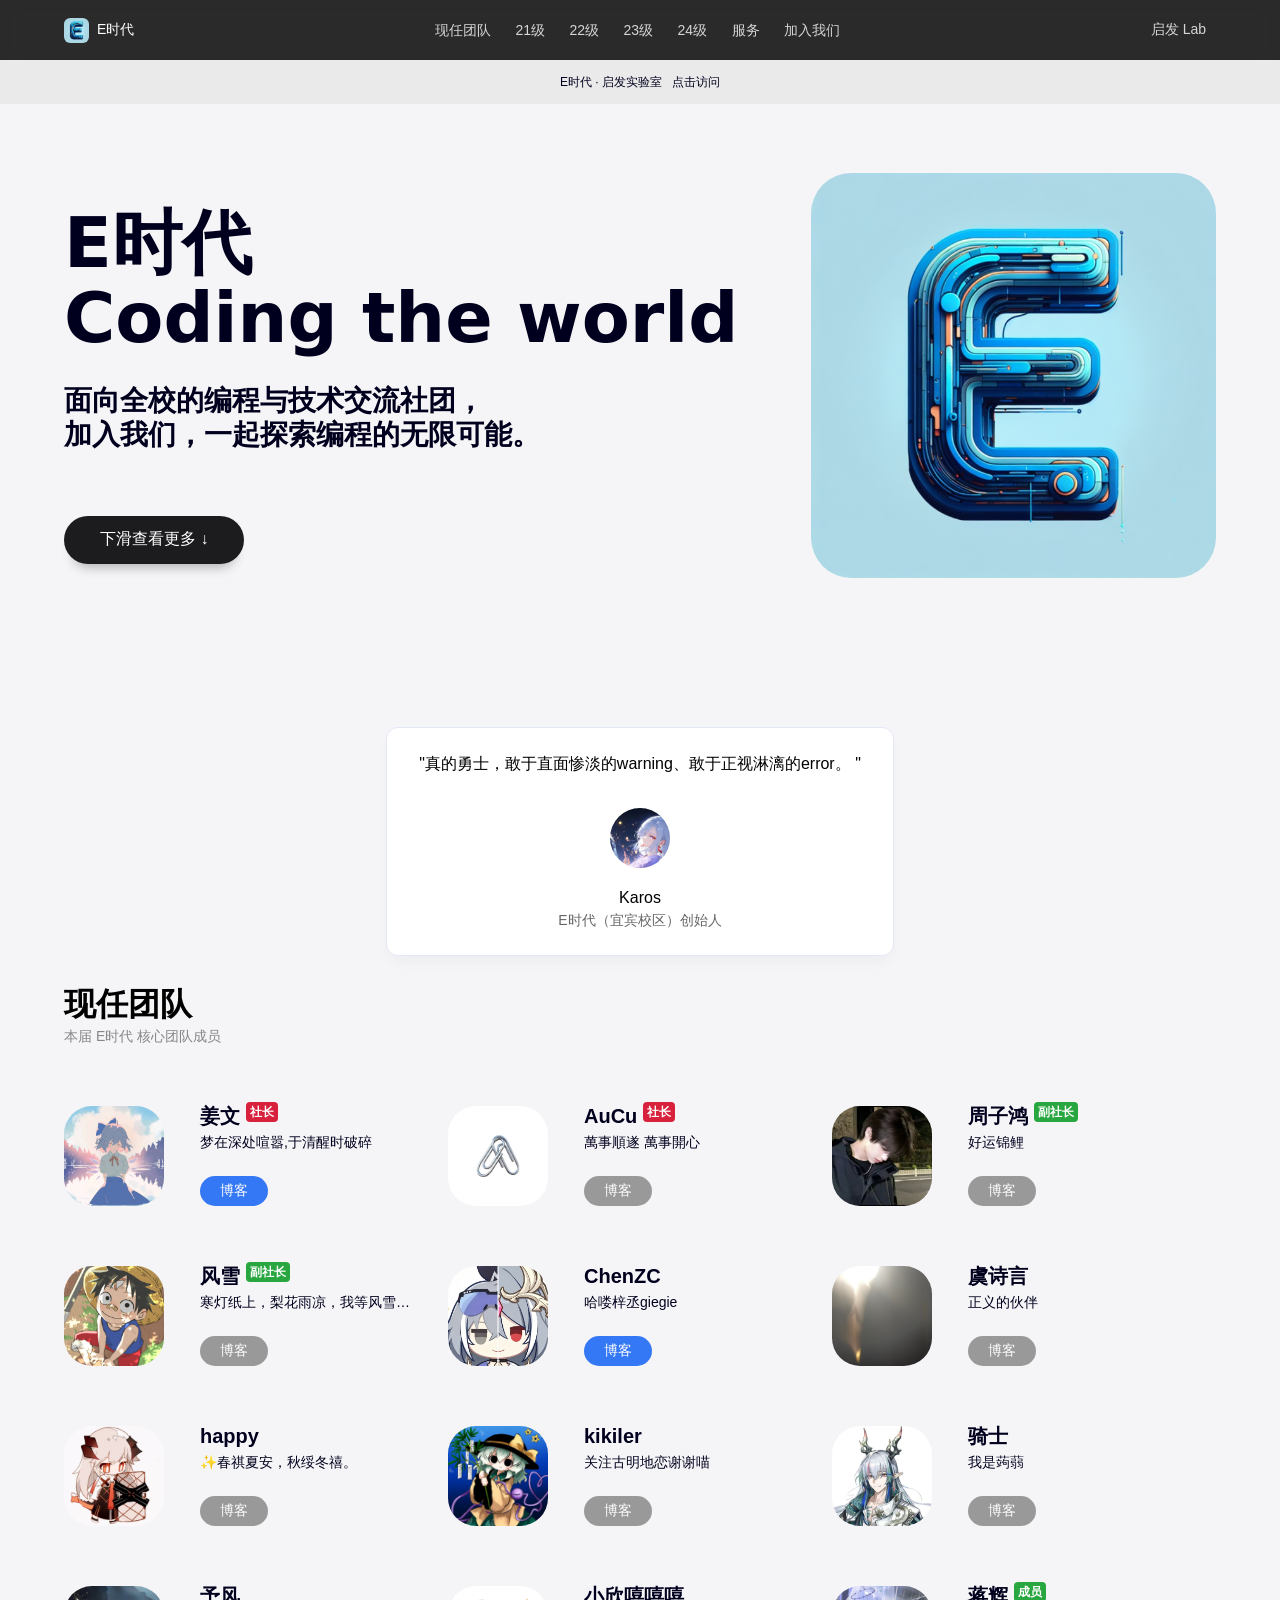
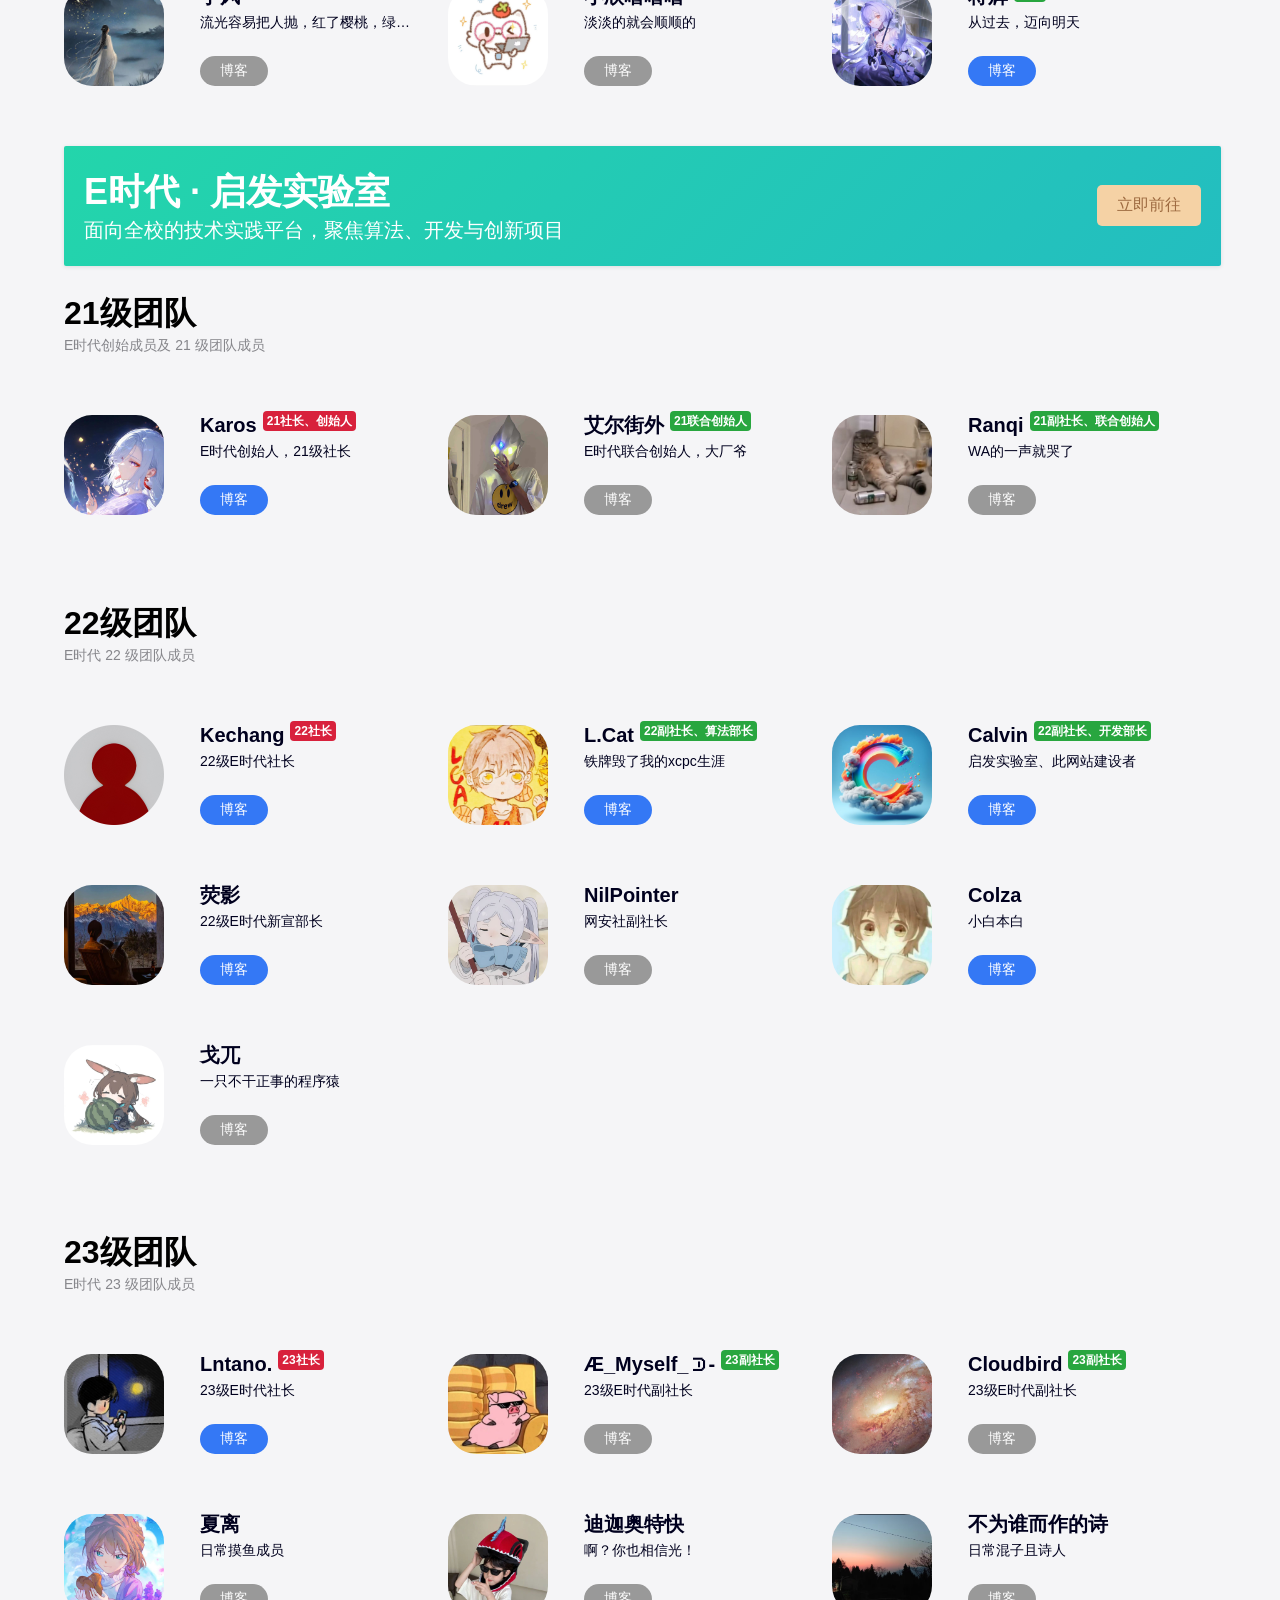
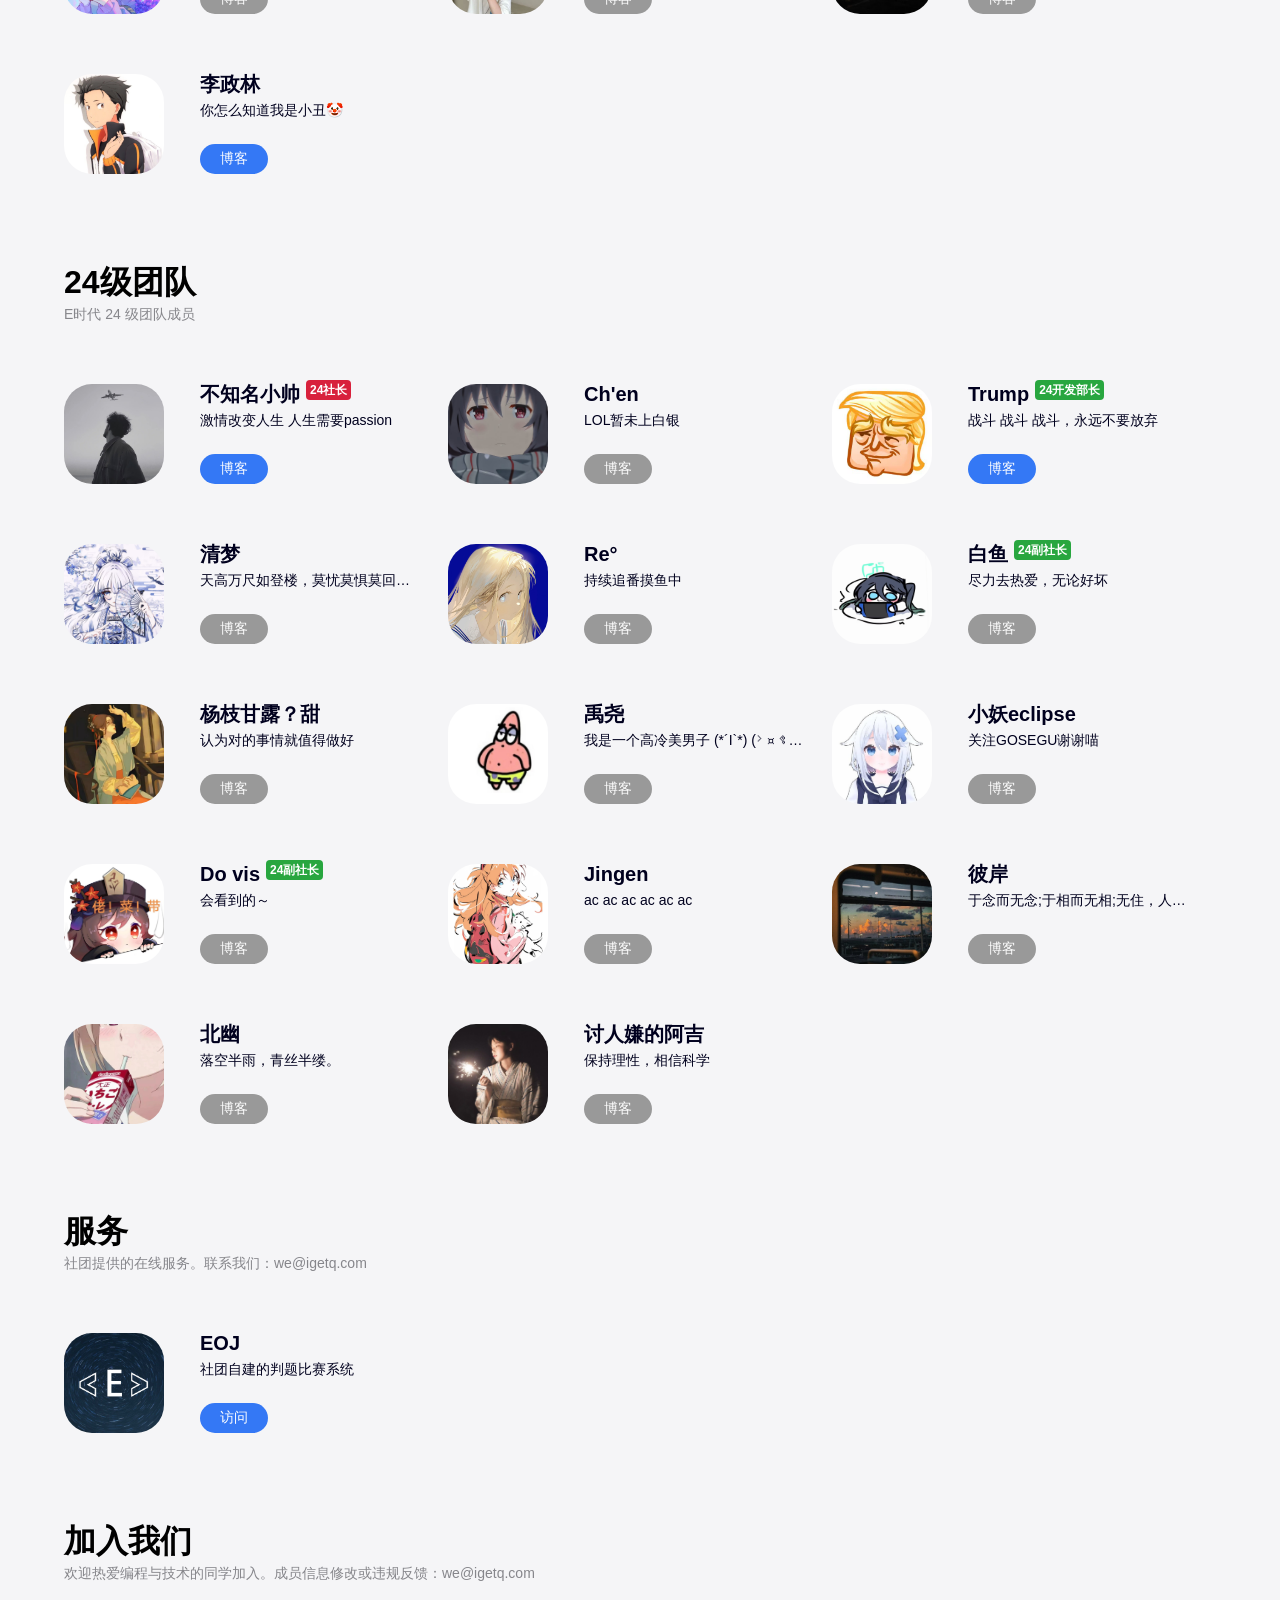
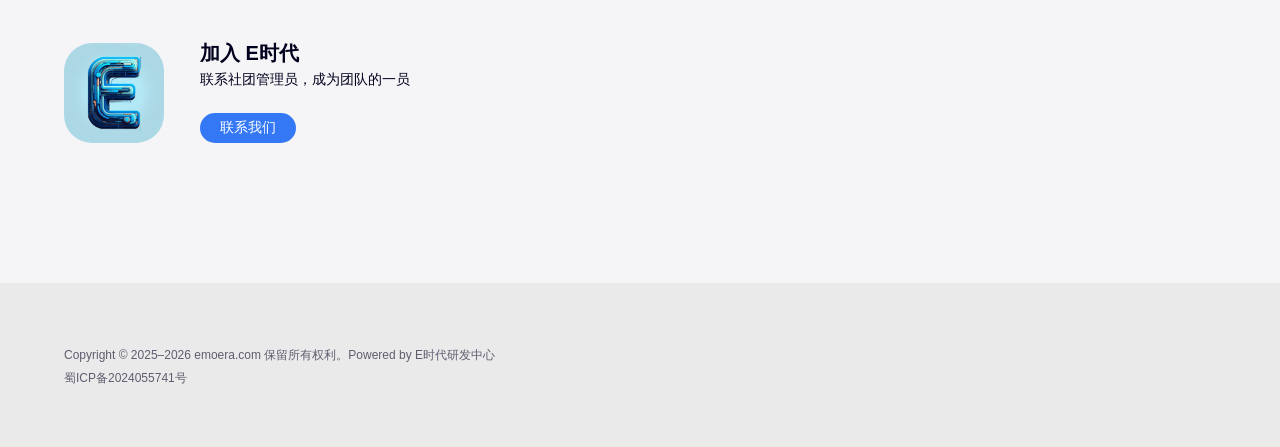
<file: index.html>
<!DOCTYPE html>
<html lang="zh-CN">
<head>
    <meta charset="UTF-8">
    <meta http-equiv="X-UA-Compatible" content="IE=edge">
    <meta name="viewport" content="width=device-width, initial-scale=1.0, maximum-scale=1.0, user-scalable=yes">
    <title>E时代 · 编程改变世界</title>
    <link rel="stylesheet" href="main.css">
    <link rel="stylesheet" href="qifalab-banner.css">
    <link rel="stylesheet" href="qifalab-banner-phone.css">
    <link rel="icon" type="image/x-icon" href="img/elogo.jpg">
    <link rel="apple-touch-icon" href="img/elogo.jpg">
    <meta name="apple-mobile-web-app-title" content="E时代">
    <link rel="bookmark" href="img/elogo.jpg">
    <link rel="apple-touch-icon-precomposed" sizes="180x180" href="img/elogo.jpg">
    <meta name="description" content="E时代是成都工业学院宜宾校区的编程与技术交流社团，在这里认识团队成员、了解社团服务。">
    <meta name="theme-color" content="#1C1C1F">
    <link rel="stylesheet" href="https://cdn3.codesign.qq.com/icons/X2bzpZvRWkZkAaV/latest/iconfont.css">
</head>
<body id="body">
<div class="nav">
    <div class="nav-content">
        <div class="nav-left">
            <a href="javascript:scrollToTopWithAnimation()" class="site-logo">
                <img src="img/elogo.jpg" alt="logo" class="site-logo-img">
                <span class="site-name">E时代</span>
            </a>
        </div>
        <div class="nav-center">
            <a href="javascript:heoWeb.scrollTo('应用');" class="nav-item">现任团队</a>
            <a href="javascript:heoWeb.scrollTo('21级');" class="nav-item">21级</a>
            <a href="javascript:heoWeb.scrollTo('22级');" class="nav-item">22级</a>
            <a href="javascript:heoWeb.scrollTo('23级');" class="nav-item">23级</a>
            <a href="javascript:heoWeb.scrollTo('24级');" class="nav-item">24级</a>
            <a href="javascript:heoWeb.scrollTo('服务');" class="nav-item">服务</a>
            <a href="javascript:heoWeb.scrollTo('新成员');" class="nav-item">加入我们</a>
        </div>
        <div class="nav-right">
            <a href="https://www.qifalab.cn/" class="nav-item" target="_blank">启发 Lab</a>
            <a class="nav-menu" id="nav-menu"><span class="heofont icon-menu-fill"></span></a>
        </div>
    </div>
</div>
<div class="menu-list" id="menu-list">
    <a href="https://www.igetq.com/index.php/archives/159/" class="nav-item" target="_blank">博客中心</a>
    <a href="javascript:heoWeb.scrollTo('应用');" class="nav-item">现任团队</a>
    <a href="javascript:heoWeb.scrollTo('21级');" class="nav-item">21级</a>
    <a href="javascript:heoWeb.scrollTo('22级');" class="nav-item">22级</a>
    <a href="javascript:heoWeb.scrollTo('23级');" class="nav-item">23级</a>
    <a href="javascript:heoWeb.scrollTo('24级');" class="nav-item">24级</a>
    <a href="javascript:heoWeb.scrollTo('服务');" class="nav-item">服务</a>
    <a href="javascript:heoWeb.scrollTo('新成员');" class="nav-item">加入我们</a>
</div>
<div class="nav-banner">
    <a class="nav-banner-text" href="https://www.qifalab.cn/" target="_blank">E时代 · 启发实验室 &nbsp;&nbsp;点击访问</a>
</div>

<div class="first-stack need-padding">
    <div class="left-Introduce">
        <div class="title-group">
            <span class="title">E时代</span>
            <span class="title">Coding the world</span>
        </div>
        <div class="discription">
            <span class="discription-text">面向全校的编程与技术交流<span class="inline-word">社团，</span><br>加入我们，一起探索编程的无限<span class="inline-word">可能。</span></span>
        </div>
        <div class="first-stack-links">
            <a href="javascript:heoWeb.scrollTo('应用');" class="about-button">下滑查看更多 ↓</a>
        </div>
    </div>
    <a href="#" class="right-stack" target="_blank">
        <img class="banner-img" src="img/elogo.jpg" alt="banner" title="banner">
    </a>
</div>

<div class="avatar-discription">
    <span class="avatar-discription-text">"真的勇士，敢于直面惨淡的warning、敢于正视淋漓的error。  "</span>
    <img class="avatar-image" src="img/wzl.jpg" alt="Karos">
    <span class="avatar-name">Karos</span>
    <span class="avatar-title">E时代（宜宾校区）创始人</span>
</div>

<!-- 现任团队板块 -->
<div class="product-group need-padding" id="应用">
    <h2 class="group-title">现任团队</h2>
    <span class="group-description">本届 E时代 核心团队成员</span>
    <div class="group-items">

        <div class="group-item">
            <a class="group-item-icon" href="#" target="_blank">
                <img class="group-item-icon-img" src="img/jw.jpeg" alt="姜文" title="姜文">
            </a>
            <div class="group-info-group">
                <div class="group-info">
                    <a class="title" href="#" target="_blank">姜文<sup class="hot">社长</sup></a>
                    <a class="discription" href="#" target="_blank">梦在深处喧嚣,于清醒时破碎</a>
                </div>
                <div class="group-info-button">
                    <a class="linkbutton" href="https://lotusor.github.io/" target="_blank">博客</a>
                    <span class="linkbotton-tips"></span>
                </div>
            </div>
        </div>
        <!-- 1. AuCu 社长 -->
        <div class="group-item">
            <a class="group-item-icon" href="#" target="_blank">
                <img class="group-item-icon-img" src="img/wjt.jpg" alt="AuCu" title="AuCu">
            </a>
            <div class="group-info-group">
                <div class="group-info">
                    <a class="title" href="#" target="_blank">AuCu<sup class="hot">社长</sup></a>
                    <a class="discription" href="#" target="_blank">萬事順遂 萬事開心</a>
                </div>
                <div class="group-info-button">
                    <a class="linkbutton-false" href="#" target="_blank">博客</a>
                    <span class="linkbotton-tips"></span>
                </div>
            </div>
        </div>
        <!-- 2. 周子鸿 副社长 -->
        <div class="group-item">
            <a class="group-item-icon" href="#" target="_blank">
                <img class="group-item-icon-img" src="img/zzh.jpeg" alt="周子鸿" title="周子鸿">
            </a>
            <div class="group-info-group">
                <div class="group-info">
                    <a class="title" href="#" target="_blank">周子鸿<sup class="new">副社长</sup></a>
                    <a class="discription" href="#" target="_blank">好运锦鲤</a>
                </div>
                <div class="group-info-button">
                    <a class="linkbutton-false" href="#" target="_blank">博客</a>
                    <span class="linkbotton-tips"></span>
                </div>
            </div>
        </div>
        <!-- 3. 风雪 副社长 -->
        <div class="group-item">
            <a class="group-item-icon" href="#" target="_blank">
                <img class="group-item-icon-img" src="img/jyh.jpeg" alt="风雪" title="风雪">
            </a>
            <div class="group-info-group">
                <div class="group-info">
                    <a class="title" href="#" target="_blank">风雪<sup class="new">副社长</sup></a>
                    <a class="discription" href="#" target="_blank">寒灯纸上，梨花雨凉，我等风雪又一年。</a>
                </div>
                <div class="group-info-button">
                    <a class="linkbutton-false" href="#" target="_blank">博客</a>
                    <span class="linkbotton-tips"></span>
                </div>
            </div>
        </div>
        <!-- 4. ChenZC(ChenWall) -->
        <div class="group-item">
            <a class="group-item-icon" href="#" target="_blank">
                <img class="group-item-icon-img" src="img/czc.jpg" alt="ChenZC" title="ChenZC">
            </a>
            <div class="group-info-group">
                <div class="group-info">
                    <a class="title" href="#" target="_blank">ChenZC</a>
                    <a class="discription" href="#" target="_blank">哈喽梓丞giegie</a>
                </div>
                <div class="group-info-button">
                    <a class="linkbutton" href="https://www.duya.website/" target="_blank">博客</a>
                    <span class="linkbotton-tips"></span>
                </div>
            </div>
        </div>
        <!-- 5. 虞诗言 -->
        <div class="group-item">
            <a class="group-item-icon" href="#" target="_blank">
                <img class="group-item-icon-img" src="img/hxy.jpeg" alt="虞诗言" title="虞诗言">
            </a>
            <div class="group-info-group">
                <div class="group-info">
                    <a class="title" href="#" target="_blank">虞诗言</a>
                    <a class="discription" href="#" target="_blank">正义的伙伴</a>
                </div>
                <div class="group-info-button">
                    <a class="linkbutton-false" href="#" target="_blank">博客</a>
                    <span class="linkbotton-tips"></span>
                </div>
            </div>
        </div>
        <!-- 6. 高兴 -->
        <div class="group-item">
            <a class="group-item-icon" href="#" target="_blank">
                <img class="group-item-icon-img" src="img/gx.jpg" alt="高兴" title="高兴">
            </a>
            <div class="group-info-group">
                <div class="group-info">
                    <a class="title" href="#" target="_blank">happy</a>
                    <a class="discription" href="#" target="_blank">✨春祺夏安，秋绥冬禧。</a>
                </div>
                <div class="group-info-button">
                    <a class="linkbutton-false" href="#" target="_blank">博客</a>
                    <span class="linkbotton-tips"></span>
                </div>
            </div>
        </div>
        <!-- 7. kikiler -->
        <div class="group-item">
            <a class="group-item-icon" href="#" target="_blank">
                <img class="group-item-icon-img" src="img/wym.jpg" alt="kikiler" title="kikiler">
            </a>
            <div class="group-info-group">
                <div class="group-info">
                    <a class="title" href="#" target="_blank">kikiler</a>
                    <a class="discription" href="#" target="_blank">关注古明地恋谢谢喵</a>
                </div>
                <div class="group-info-button">
                    <a class="linkbutton-false" href="#" target="_blank">博客</a>
                    <span class="linkbotton-tips"></span>
                </div>
            </div>
        </div>
        <!-- 8. 胡钰城 -->
        <div class="group-item">
            <a class="group-item-icon" href="#" target="_blank">
                <img class="group-item-icon-img" src="img/hyc.jpeg" alt="骑士" title="骑士">
            </a>
            <div class="group-info-group">
                <div class="group-info">
                    <a class="title" href="#" target="_blank">骑士</a>
                    <a class="discription" href="#" target="_blank">我是蒟蒻</a>
                </div>
                <div class="group-info-button">
                    <a class="linkbutton-false" href="#" target="_blank">博客</a>
                    <span class="linkbotton-tips"></span>
                </div>
            </div>
        </div>
        <!-- 9. 黄俊然 -->
        <div class="group-item">
            <a class="group-item-icon" href="#" target="_blank">
                <img class="group-item-icon-img" src="img/hjr.jpg" alt="予风" title="予风">
            </a>
            <div class="group-info-group">
                <div class="group-info">
                    <a class="title" href="#" target="_blank">予风</a>
                    <a class="discription" href="#" target="_blank">流光容易把人抛，红了樱桃，绿了芭蕉</a>
                </div>
                <div class="group-info-button">
                    <a class="linkbutton-false" href="#" target="_blank">博客</a>
                    <span class="linkbotton-tips"></span>
                </div>
            </div>
        </div>
        <!-- 10. 陈欣宇 -->
        <div class="group-item">
            <a class="group-item-icon" href="#" target="_blank">
                <img class="group-item-icon-img" src="img/cxy.jpg" alt="小欣嘻嘻嘻" title="小欣嘻嘻嘻">
            </a>
            <div class="group-info-group">
                <div class="group-info">
                    <a class="title" href="#" target="_blank">小欣嘻嘻嘻</a>
                    <a class="discription" href="#" target="_blank">淡淡的就会顺顺的</a>
                </div>
                <div class="group-info-button">
                    <a class="linkbutton-false" href="#" target="_blank">博客</a>
                    <span class="linkbotton-tips"></span>
                </div>
            </div>
        </div>

        <!-- 11. 蒋辉 成员 -->
        <div class="group-item">
            <a class="group-item-icon" href="#" target="_blank">
                <img class="group-item-icon-img" src="img/jh.jpg" alt="蒋辉" title="蒋辉">
            </a>
            <div class="group-info-group">
                <div class="group-info">
                    <a class="title" href="#" target="_blank">蒋辉<sup class="new">成员</sup></a>
                    <a class="discription" href="#" target="_blank">从过去，迈向明天</a>
                </div>
                <div class="group-info-button">
                    <a class="linkbutton" href="https://xianhe51920.github.io/" target="_blank">博客</a>
                    <span class="linkbotton-tips"></span>
                </div>
            </div>
        </div>
        
    </div>
</div>

<!-- 启发实验室banner -->
<div class="product-group need-padding">
    <div class="btn-rounded-qfb box-shadow-wrap-lg-qfb btn-gd-primary-qfb padder-lg-qfb qifalab-banner-phone">
        <div class="text-container-qfb">
            <div class="title-qfb">E时代 · 启发实验室</div>
            <div>面向全校的技术实践平台，聚焦算法、开发与创新项目</div>
        </div>
        <div class="btn-container-qfb">
            <button class="custom-btn-qfb" onclick="window.open('https://www.qifalab.cn', '_blank')">立即前往</button>
        </div>
    </div>
</div>

<!-- 21级团队板块 -->
<div class="product-group need-padding" id="21级">
    <h2 class="group-title">21级团队</h2>
    <span class="group-description">E时代创始成员及 21 级团队成员</span>
    <div class="group-items">
        <div class="group-item">
            <a class="group-item-icon" href="#" target="_blank">
                <img class="group-item-icon-img" src="img/wzl.jpg" alt="Karos">
            </a>
            <div class="group-info-group">
                <div class="group-info">
                    <a class="title" href="#" target="_blank">Karos<sup class="hot">21社长、创始人</sup></a>
                    <a class="discription" href="#" target="_blank">E时代创始人，21级社长</a>
                </div>
                <div class="group-info-button">
                    <a class="linkbutton" href="https://cloud.tencent.com/developer/user/2871589" target="_blank">博客</a>
                    <span class="linkbotton-tips"></span>
                </div>
            </div>
        </div>
        <div class="group-item">
            <a class="group-item-icon" href="#" target="_blank">
                <img class="group-item-icon-img" src="img/ljy.jpg" alt="艾尔街外">
            </a>
            <div class="group-info-group">
                <div class="group-info">
                    <a class="title" href="#" target="_blank">艾尔街外<sup class="new">21联合创始人</sup></a>
                    <a class="discription" href="#" target="_blank">E时代联合创始人，大厂爷</a>
                </div>
                <div class="group-info-button">
                    <a class="linkbutton-false" href="#" target="_blank">博客</a>
                    <span class="linkbotton-tips"></span>
                </div>
            </div>
        </div>
        <div class="group-item">
            <a class="group-item-icon" href="#" target="_blank">
                <img class="group-item-icon-img" src="img/hyb.jpg" alt="Ranqi">
            </a>
            <div class="group-info-group">
                <div class="group-info">
                    <a class="title" href="#" target="_blank">Ranqi<sup class="new">21副社长、联合创始人</sup></a>
                    <a class="discription" href="#" target="_blank">WA的一声就哭了</a>
                </div>
                <div class="group-info-button">
                    <a class="linkbutton-false" href="#" target="_blank">博客</a>
                    <span class="linkbotton-tips"></span>
                </div>
            </div>
        </div>
    </div>
</div>

<!-- 22级团队板块 -->
<div class="product-group need-padding" id="22级">
    <h2 class="group-title">22级团队</h2>
    <span class="group-description">E时代 22 级团队成员</span>
    <div class="group-items">
        <div class="group-item">
            <a class="group-item-icon" href="#" target="_blank">
                <img class="group-item-icon-img" src="img/qk2.png" alt="Kechang">
            </a>
            <div class="group-info-group">
                <div class="group-info">
                    <a class="title" href="#" target="_blank">Kechang<sup class="hot">22社长</sup></a>
                    <a class="discription" href="#" target="_blank">22级E时代社长</a>
                </div>
                <div class="group-info-button">
                    <a class="linkbutton" href="https://kechang.uk" target="_blank">博客</a>
                    <span class="linkbotton-tips"></span>
                </div>
            </div>
        </div>
        <div class="group-item">
            <a class="group-item-icon" href="#" target="_blank">
                <img class="group-item-icon-img" src="img/lca.jpg" alt="L.Cat">
            </a>
            <div class="group-info-group">
                <div class="group-info">
                    <a class="title" href="#" target="_blank">L.Cat<sup class="new">22副社长、算法部长</sup></a>
                    <a class="discription" href="#" target="_blank">铁牌毁了我的xcpc生涯</a>
                </div>
                <div class="group-info-button">
                    <a class="linkbutton" href="http://47.108.222.89/" target="_blank">博客</a>
                    <span class="linkbotton-tips"></span>
                </div>
            </div>
        </div>
        <div class="group-item">
            <a class="group-item-icon" href="#" target="_blank">
                <img class="group-item-icon-img" src="img/chw.png" alt="Calvin">
            </a>
            <div class="group-info-group">
                <div class="group-info">
                    <a class="title" href="#" target="_blank">Calvin<sup class="new">22副社长、开发部长</sup></a>
                    <a class="discription" href="#" target="_blank">启发实验室、此网站建设者</a>
                </div>
                <div class="group-info-button">
                    <a class="linkbutton" href="https://blog.igetq.com/" target="_blank">博客</a>
                    <span class="linkbotton-tips"></span>
                </div>
            </div>
        </div>
        <div class="group-item">
            <a class="group-item-icon" href="#" target="_blank">
                <img class="group-item-icon-img" src="img/dxy.jpg" alt="荧影">
            </a>
            <div class="group-info-group">
                <div class="group-info">
                    <a class="title" href="#" target="_blank">荧影</a>
                    <a class="discription" href="#" target="_blank">22级E时代新宣部长</a>
                </div>
                <div class="group-info-button">
                    <a class="linkbutton" href="https://www.igetq.com/index.php/category/qiandaun/" target="_blank">博客</a>
                    <span class="linkbotton-tips"></span>
                </div>
            </div>
        </div>
        <div class="group-item">
            <a class="group-item-icon" href="#" target="_blank">
                <img class="group-item-icon-img" src="img/wtz.jpg" alt="NilPointer">
            </a>
            <div class="group-info-group">
                <div class="group-info">
                    <a class="title" href="#" target="_blank">NilPointer</a>
                    <a class="discription" href="#" target="_blank">网安社副社长</a>
                </div>
                <div class="group-info-button">
                    <a class="linkbutton-false" href="#" target="_blank">博客</a>
                    <span class="linkbotton-tips"></span>
                </div>
            </div>
        </div>
        <div class="group-item">
            <a class="group-item-icon" href="#" target="_blank">
                <img class="group-item-icon-img" src="img/zpj.jpg" alt="Colza">
            </a>
            <div class="group-info-group">
                <div class="group-info">
                    <a class="title" href="#" target="_blank">Colza</a>
                    <a class="discription" href="#" target="_blank">小白本白</a>
                </div>
                <div class="group-info-button">
                    <a class="linkbutton" href="https://colza.top/" target="_blank">博客</a>
                    <span class="linkbotton-tips"></span>
                </div>
            </div>
        </div>
        <div class="group-item">
            <a class="group-item-icon" href="#" target="_blank">
                <img class="group-item-icon-img" src="img/py.jpg" alt="戈兀">
            </a>
            <div class="group-info-group">
                <div class="group-info">
                    <a class="title" href="#" target="_blank">戈兀</a>
                    <a class="discription" href="#" target="_blank">一只不干正事的程序猿</a>
                </div>
                <div class="group-info-button">
                    <a class="linkbutton-false" href="#" target="_blank">博客</a>
                    <span class="linkbotton-tips"></span>
                </div>
            </div>
        </div>
    </div>
</div>

<!-- 23级团队板块 -->
<div class="product-group need-padding" id="23级">
    <h2 class="group-title">23级团队</h2>
    <span class="group-description">E时代 23 级团队成员</span>
    <div class="group-items">
        <div class="group-item">
            <a class="group-item-icon" href="#" target="_blank">
                <img class="group-item-icon-img" src="img/sml.jpg" alt="Lntano.">
            </a>
            <div class="group-info-group">
                <div class="group-info">
                    <a class="title" href="#" target="_blank">Lntano.<sup class="hot">23社长</sup></a>
                    <a class="discription" href="#" target="_blank">23级E时代社长</a>
                </div>
                <div class="group-info-button">
                    <a class="linkbutton" href="https://blog.weauth.cn/" target="_blank">博客</a>
                    <span class="linkbotton-tips"></span>
                </div>
            </div>
        </div>
        <div class="group-item">
            <a class="group-item-icon" href="#" target="_blank">
                <img class="group-item-icon-img" src="img/zyl.jpg" alt="Æ_Myself_ᑓ-">
            </a>
            <div class="group-info-group">
                <div class="group-info">
                    <a class="title" href="#" target="_blank">Æ_Myself_ᑓ-<sup class="new">23副社长</sup></a>
                    <a class="discription" href="#" target="_blank">23级E时代副社长</a>
                </div>
                <div class="group-info-button">
                    <a class="linkbutton-false" href="#" target="_blank">博客</a>
                    <span class="linkbotton-tips"></span>
                </div>
            </div>
        </div>
        <div class="group-item">
            <a class="group-item-icon" href="#" target="_blank">
                <img class="group-item-icon-img" src="img/yyp.jpg" alt="Cloudbird">
            </a>
            <div class="group-info-group">
                <div class="group-info">
                    <a class="title" href="#" target="_blank">Cloudbird<sup class="new">23副社长</sup></a>
                    <a class="discription" href="#" target="_blank">23级E时代副社长</a>
                </div>
                <div class="group-info-button">
                    <a class="linkbutton-false" href="#" target="_blank">博客</a>
                    <span class="linkbotton-tips"></span>
                </div>
            </div>
        </div>
        <div class="group-item">
            <a class="group-item-icon" href="#" target="_blank">
                <img class="group-item-icon-img" src="img/xzy.jpg" alt="夏离">
            </a>
            <div class="group-info-group">
                <div class="group-info">
                    <a class="title" href="#" target="_blank">夏离</a>
                    <a class="discription" href="#" target="_blank">日常摸鱼成员</a>
                </div>
                <div class="group-info-button">
                    <a class="linkbutton-false" href="#" target="_blank">博客</a>
                    <span class="linkbotton-tips"></span>
                </div>
            </div>
        </div>
        <div class="group-item">
            <a class="group-item-icon" href="#" target="_blank">
                <img class="group-item-icon-img" src="img/hjh.jpg" alt="迪迦奥特快">
            </a>
            <div class="group-info-group">
                <div class="group-info">
                    <a class="title" href="#" target="_blank">迪迦奥特快</a>
                    <a class="discription" href="#" target="_blank">啊？你也相信光！</a>
                </div>
                <div class="group-info-button">
                    <a class="linkbutton-false" href="#" target="_blank">博客</a>
                    <span class="linkbotton-tips"></span>
                </div>
            </div>
        </div>
        <div class="group-item">
            <a class="group-item-icon" href="#" target="_blank">
                <img class="group-item-icon-img" src="img/tbx.jpg" alt="不为谁而作的诗">
            </a>
            <div class="group-info-group">
                <div class="group-info">
                    <a class="title" href="#" target="_blank">不为谁而作的诗</a>
                    <a class="discription" href="#" target="_blank">日常混子且诗人</a>
                </div>
                <div class="group-info-button">
                    <a class="linkbutton-false" href="#" target="_blank">博客</a>
                    <span class="linkbotton-tips"></span>
                </div>
            </div>
        </div>
        <div class="group-item">
            <a class="group-item-icon" href="#" target="_blank">
                <img class="group-item-icon-img" src="img/lzl.jpg" alt="李政林">
            </a>
            <div class="group-info-group">
                <div class="group-info">
                    <a class="title" href="#" target="_blank">李政林</a>
                    <a class="discription" href="#" target="_blank">你怎么知道我是小丑🤡</a>
                </div>
                <div class="group-info-button">
                    <a class="linkbutton" href="https://blog.csdn.net/lzltxdy" target="_blank">博客</a>
                    <span class="linkbotton-tips"></span>
                </div>
            </div>
        </div>
    </div>
</div>

<!-- 24级团队板块 -->
<div class="product-group need-padding" id="24级">
    <h2 class="group-title">24级团队</h2>
    <span class="group-description">E时代 24 级团队成员</span>
    <div class="group-items">
        <div class="group-item">
            <a class="group-item-icon" href="#" target="_blank">
                <img class="group-item-icon-img" src="uploads/b_6b67b2bf0f3d9712c7814fae70819be8.jpg" alt="不知名小帅">
            </a>
            <div class="group-info-group">
                <div class="group-info">
                    <a class="title" href="#" target="_blank">不知名小帅<sup class="hot">24社长</sup></a>
                    <a class="discription" href="#" target="_blank">激情改变人生 人生需要passion</a>
                </div>
                <div class="group-info-button">
                    <a class="linkbutton" href="http://bzmxs.cn" target="_blank">博客</a>
                    <span class="linkbotton-tips"></span>
                </div>
            </div>
        </div>
        <div class="group-item">
            <a class="group-item-icon" href="#" target="_blank">
                <img class="group-item-icon-img" src="uploads/cyf.jpg" alt="Ch'en">
            </a>
            <div class="group-info-group">
                <div class="group-info">
                    <a class="title" href="#" target="_blank">Ch'en</a>
                    <a class="discription" href="#" target="_blank">LOL暂未上白银</a>
                </div>
                <div class="group-info-button">
                    <a class="linkbutton-false" href="#" target="_blank">博客</a>
                    <span class="linkbotton-tips"></span>
                </div>
            </div>
        </div>
        <div class="group-item">
            <a class="group-item-icon" href="#" target="_blank">
                <img class="group-item-icon-img" src="uploads/wjy.jpg" alt="Trump">
            </a>
            <div class="group-info-group">
                <div class="group-info">
                    <a class="title" href="#" target="_blank">Trump<sup class="new">24开发部长</sup></a>
                    <a class="discription" href="#" target="_blank">战斗 战斗 战斗，永远不要放弃</a>
                </div>
                <div class="group-info-button">
                    <a class="linkbutton" href="https://2899218.xyz/" target="_blank">博客</a>
                    <span class="linkbotton-tips"></span>
                </div>
            </div>
        </div>
        <div class="group-item">
            <a class="group-item-icon" href="#" target="_blank">
                <img class="group-item-icon-img" src="uploads/dj1.jpg" alt="清梦">
            </a>
            <div class="group-info-group">
                <div class="group-info">
                    <a class="title" href="#" target="_blank">清梦</a>
                    <a class="discription" href="#" target="_blank">天高万尺如登楼，莫忧莫惧莫回头。</a>
                </div>
                <div class="group-info-button">
                    <a class="linkbutton-false" href="#" target="_blank">博客</a>
                    <span class="linkbotton-tips"></span>
                </div>
            </div>
        </div>
        <div class="group-item">
            <a class="group-item-icon" href="#" target="_blank">
                <img class="group-item-icon-img" src="uploads/zy.jpg" alt="Re°">
            </a>
            <div class="group-info-group">
                <div class="group-info">
                    <a class="title" href="#" target="_blank">Re°</a>
                    <a class="discription" href="#" target="_blank">持续追番摸鱼中</a>
                </div>
                <div class="group-info-button">
                    <a class="linkbutton-false" href="#" target="_blank">博客</a>
                    <span class="linkbotton-tips"></span>
                </div>
            </div>
        </div>
        <div class="group-item">
            <a class="group-item-icon" href="#" target="_blank">
                <img class="group-item-icon-img" src="uploads/hb.jpg" alt="白鱼">
            </a>
            <div class="group-info-group">
                <div class="group-info">
                    <a class="title" href="#" target="_blank">白鱼<sup class="new">24副社长</sup></a>
                    <a class="discription" href="#" target="_blank">尽力去热爱，无论好坏</a>
                </div>
                <div class="group-info-button">
                    <a class="linkbutton-false" href="#" target="_blank">博客</a>
                    <span class="linkbotton-tips"></span>
                </div>
            </div>
        </div>
        <div class="group-item">
            <a class="group-item-icon" href="#" target="_blank">
                <img class="group-item-icon-img" src="uploads/yl.jpg" alt="杨枝甘露？甜">
            </a>
            <div class="group-info-group">
                <div class="group-info">
                    <a class="title" href="#" target="_blank">杨枝甘露？甜</a>
                    <a class="discription" href="#" target="_blank">认为对的事情就值得做好</a>
                </div>
                <div class="group-info-button">
                    <a class="linkbutton-false" href="#" target="_blank">博客</a>
                    <span class="linkbotton-tips"></span>
                </div>
            </div>
        </div>
        <div class="group-item">
            <a class="group-item-icon" href="#" target="_blank">
                <img class="group-item-icon-img" src="uploads/lyy.jpg" alt="禹尧">
            </a>
            <div class="group-info-group">
                <div class="group-info">
                    <a class="title" href="#" target="_blank">禹尧</a>
                    <a class="discription" href="#" target="_blank">我是一个高冷美男子 (*´I`*) (˃ ⌑ ˂ഃ ) ƪ(˘⌣˘)ʃ</a>
                </div>
                <div class="group-info-button">
                    <a class="linkbutton-false" href="#" target="_blank">博客</a>
                    <span class="linkbotton-tips"></span>
                </div>
            </div>
        </div>
        <div class="group-item">
            <a class="group-item-icon" href="#" target="_blank">
                <img class="group-item-icon-img" src="uploads/gct.jpg" alt="小妖eclipse">
            </a>
            <div class="group-info-group">
                <div class="group-info">
                    <a class="title" href="#" target="_blank">小妖eclipse</a>
                    <a class="discription" href="#" target="_blank">关注GOSEGU谢谢喵</a>
                </div>
                <div class="group-info-button">
                    <a class="linkbutton-false" href="#" target="_blank">博客</a>
                    <span class="linkbotton-tips"></span>
                </div>
            </div>
        </div>
        <div class="group-item">
            <a class="group-item-icon" href="#" target="_blank">
                <img class="group-item-icon-img" src="uploads/ljr.jpg" alt="Do vis">
            </a>
            <div class="group-info-group">
                <div class="group-info">
                    <a class="title" href="#" target="_blank">Do vis<sup class="new">24副社长</sup></a>
                    <a class="discription" href="#" target="_blank">会看到的～</a>
                </div>
                <div class="group-info-button">
                    <a class="linkbutton-false" href="#" target="_blank">博客</a>
                    <span class="linkbotton-tips"></span>
                </div>
            </div>
        </div>
        <div class="group-item">
            <a class="group-item-icon" href="#" target="_blank">
                <img class="group-item-icon-img" src="uploads/pjw.jpg" alt="Jingen">
            </a>
            <div class="group-info-group">
                <div class="group-info">
                    <a class="title" href="#" target="_blank">Jingen</a>
                    <a class="discription" href="#" target="_blank">ac ac ac ac ac ac</a>
                </div>
                <div class="group-info-button">
                    <a class="linkbutton-false" href="#" target="_blank">博客</a>
                    <span class="linkbotton-tips"></span>
                </div>
            </div>
        </div>
        <div class="group-item">
            <a class="group-item-icon" href="#" target="_blank">
                <img class="group-item-icon-img" src="uploads/lsy.jpg" alt="彼岸">
            </a>
            <div class="group-info-group">
                <div class="group-info">
                    <a class="title" href="#" target="_blank">彼岸</a>
                    <a class="discription" href="#" target="_blank">于念而无念;于相而无相;无住，人之本性也</a>
                </div>
                <div class="group-info-button">
                    <a class="linkbutton-false" href="#" target="_blank">博客</a>
                    <span class="linkbotton-tips"></span>
                </div>
            </div>
        </div>
        <div class="group-item">
            <a class="group-item-icon" href="#" target="_blank">
                <img class="group-item-icon-img" src="uploads/tcb.jpg" alt="北幽">
            </a>
            <div class="group-info-group">
                <div class="group-info">
                    <a class="title" href="#" target="_blank">北幽</a>
                    <a class="discription" href="#" target="_blank">落空半雨，青丝半缕。</a>
                </div>
                <div class="group-info-button">
                    <a class="linkbutton-false" href="#" target="_blank">博客</a>
                    <span class="linkbotton-tips"></span>
                </div>
            </div>
        </div>
        <div class="group-item">
            <a class="group-item-icon" href="#" target="_blank">
                <img class="group-item-icon-img" src="uploads/gl.jpg" alt="讨人嫌的阿吉">
            </a>
            <div class="group-info-group">
                <div class="group-info">
                    <a class="title" href="#" target="_blank">讨人嫌的阿吉</a>
                    <a class="discription" href="#" target="_blank">保持理性，相信科学</a>
                </div>
                <div class="group-info-button">
                    <a class="linkbutton-false" href="#" target="_blank">博客</a>
                    <span class="linkbotton-tips"></span>
                </div>
            </div>
        </div>
    </div>
</div>


<!-- 服务板块 -->
<div class="product-group need-padding" id="服务">
    <h2 class="group-title">服务</h2>
    <span class="group-description">社团提供的在线服务。联系我们：we@igetq.com</span>
    <div class="group-items">
        <div class="group-item">
            <a class="group-item-icon" href="#" target="_blank">
                <img class="group-item-icon-img" src="img/eoj.png" alt="EOJ">
            </a>
            <div class="group-info-group">
                <div class="group-info">
                    <a class="title" href="#" target="_blank">EOJ</a>
                    <a class="discription" href="#" target="_blank">社团自建的判题比赛系统</a>
                </div>
                <div class="group-info-button">
                    <a class="linkbutton" href="https://oj.emoera.com/home" target="_blank">访问</a>
                    <span class="linkbotton-tips"></span>
                </div>
            </div>
        </div>
    </div>
</div>

<!-- 加入我们 -->
<div class="product-group need-padding" id="新成员">
    <h2 class="group-title">加入我们</h2>
    <span class="group-description">欢迎热爱编程与技术的同学加入。成员信息修改或违规反馈：we@igetq.com</span>
    <div class="group-items">
        <div class="group-item">
            <a class="group-item-icon" href="mailto:we@igetq.com">
                <img class="group-item-icon-img" src="img/elogo.jpg" alt="加入 E时代">
            </a>
            <div class="group-info-group">
                <div class="group-info">
                    <a class="title" href="mailto:we@igetq.com">加入 E时代</a>
                    <a class="discription" href="mailto:we@igetq.com">联系社团管理员，成为团队的一员</a>
                </div>
                <div class="group-info-button">
                    <a class="linkbutton" href="mailto:we@igetq.com">联系我们</a>
                    <span class="linkbotton-tips"></span>
                </div>
            </div>
        </div>
    </div>
</div>

<div class="footer">
    <div class="footer-content need-padding">
        <span class="info">Copyright © 2025–2026 emoera.com 保留所有权利。Powered by E时代研发中心</span>
        <div class="info-group">
            <a class="info" href="https://beian.miit.gov.cn/" target="_blank">蜀ICP备2024055741号</a>
            <a class="info" href="#" target="_blank"></a>
        </div>
    </div>
</div>
<script src="js/simpleParallax.min.js"></script>
<script src="js/main.js"></script>
</body>
</html>
</file>
<file: main.css>
@charset  "UTF-8";

:root{
  --heo-white: #fff;
  --heo-white-op: rgba(255,255,255,0.2);
  --heo-black: #000;
  --heo-black-op: rgba(0,0,0,0.2);
  --heo-none: #00001e00;
  --heo-gray: #999999;
  --heo-gray-op: #9999992b;
  --heo-vip: #e5a80d;
  --heo-main: var(--heo-theme);
  --heo-main-op: var(--heo-theme-op);
  --heo-main-none: var(--heo-theme-none);
  --heo-shadow-theme: 0 8px 12px -3px var(--heo-theme-op);
  --heo-shadow-blackdeep: 0 2px 16px -3px rgba(0, 0, 0,.15);
  --heo-shadow-main: 0 8px 12px -3px var(--heo-main-op);
  --heo-shadow-blue: 0 8px 12px -3px rgba(40, 109, 234,.20);
  --heo-shadow-white: 0 8px 12px -3px rgba(255, 255, 255,.20);
  --heo-shadow-black: 0 0 12px 4px rgba(0, 0, 0,.05);
  --heo-shadow-yellow: 0px 38px 77px -26px rgba(255, 201, 62,.12);
  --heo-shadow-red: 0 8px 12px -3px #ee7d7936;
  --heo-shadow-green: 0 8px 12px -3px #87ee7936;
  --heo-logo-color: linear-gradient(215deg,#4584ff 0%,#cf0db9 100%);
  --heo-snackbar-time: 5s;
  --style-border: 1px solid var(--heo-card-border);
  --style-border-always: 1px solid var(--heo-card-border);
  --style-border-hover: 1px solid var(--heo-main);
  --style-border-hover-always: 1px solid var(--heo-main);
  --style-border-dashed: 1px dashed var(--heo-theme-op);
}

::selection {
  background: var(--heo-fontcolor);
  color: var(--heo-background);
}

:root {
  --heo-theme: #4375ff;
  --heo-theme-op: #4375ff23;
  --heo-theme-op-deep: #4375ffdd;
  --heo-theme-none: #4375ff01;
  --heo-blue: #3478f5;
  --heo-red: #D8213C;
  --heo-pink: #FF7C7C;
  --heo-green: #28a63f;
  --heo-yellow: #c28b00;
  --heo-yellow-op: #d99c001a;
  --heo-orange: #ffc635;
  --heo-fontcolor: #00001e;
  --heo-background: #F5F5F7;
  --heo-navbg: rgba(22, 22, 23, 0.91);
  --heo-reverse: #000;
  --heo-maskbg: rgba(255, 255, 255, 0.6);
  --heo-maskbgdeep: rgba(255, 255, 255, 0.85);
  --heo-hovertext: var(--heo-main);
  --heo-ahoverbg: #F7F7FA;
  --heo-lighttext: var(--heo-main);
  --heo-secondtext: rgba(60, 60, 67, 0.6);
  --heo-scrollbar: rgba(60, 60, 67, 0.4);
  --heo-card-btn-bg: #1C1C1F;
  --heo-post-blockquote-bg: #fafcff;
  --heo-post-tabs-bg: #f2f5f8;
  --heo-secondbg: #eaeaea;
  --heo-shadow-nav:0 5px 12px -5px rgba(102, 68, 68, 0.05);
  --heo-card-bg: #fff;
  --heo-card-bg-op: var(--heo-black-op);
  --heo-card-bg-none: rgba(255, 255, 255, 0);
  --heo-shadow-lightblack:0 5px 12px -5px rgba(102, 68, 68, 0.00);
  --heo-shadow-light2black:0 5px 12px -5px rgba(102, 68, 68, 0.00);
  --heo-card-border: #e3e8f7;
  --heo-shadow-border: 0 8px 16px -4px #2c2d300c;
  --style-border-forever: 2px solid var(--heo-main);
}

@keyframes floating {
  0% { transform: translate(0,  0px); }
  50%  { transform: translate(0, 10px); }
  100%   { transform: translate(0, 0px); }   
}

@keyframes showbanner {
  0% {
    top: 0px;
    background: var(--heo-theme);
  }
  30% {
    top: 60px;
  }
  80% {
    background: var(--heo-theme);
  }
  100% {
    background: var(--heo-secondbg);
  }
}

@keyframes showbannertext {
  0% {
    color: var(--heo-white);
  }
  30% {
    
  }
  80% {
    color: var(--heo-white);
  }
  100% {
    color: var(--heo-fontcolor);
  }
}

body {
  background: var(--heo-background);
  display: flex;
  margin: auto;
  flex-direction: column;
  font-family: PingFangSC-Regular, Roboto, Helvetica Neue, Helvetica, Tahoma,
    Arial, PingFang SC-Light, Microsoft YaHei;
  align-items: center;
}

body .need-padding {
  max-width: 1200px;
  width: 90%;
}

a {
  text-decoration:none;
  user-select:none;
  -webkit-user-drag: none;
}

span {
  user-select:none;
}

sup {
  font-size: 12px;
  background: var(--heo-green);
  color: var(--heo-white);
  padding: 4px;
  border-radius: 4px;
  margin-left: 6px;
  white-space: nowrap;
  position: absolute;
  top: -4px;
}

sup.hot {
  background: var(--heo-red);
}

img {
  user-select:none;
  -webkit-user-drag: none;
  
}

.nav {
  display: flex;
  width: 100%;
  left: 0;
  position: fixed;
  justify-content: center;
  flex-direction: column;
  background: var(--heo-navbg);
  align-items: center;
  z-index: 2;
  transition: ease-in-out 0.3s;
  backdrop-filter: blur(10px); /* 调整模糊效果的值 */
}

.nav-content {
  max-width: 1200px;
  width: 90%;
  display: flex;
  justify-content: space-between;
  align-items: center;
  height: 60px;
  z-index: 2;
  transition: ease-in-out 0.3s;
}

.nav-banner {
  width: 100%;
  height: 44px;
  display: flex;
  align-items: center;
  justify-content: center;
  position: absolute;
  top: 60px;
  left: 0;
  animation: showbanner 4s ease-in-out;
  z-index: 1;
  background: var(--heo-secondbg);
  
}

.nav-banner a{
  font-size: 12px;
  transition: ease-in-out 0.3s;
  animation: showbannertext 4s ease-in-out;
  color: var(--heo-fontcolor);
}

.nav-banner a:hover {
  color: var(--heo-main);
}

.nav-right .nav-menu {
  display: none;
}

a.site-logo {
  display: flex;
  align-items: center;
}

img.site-logo-img {
  width: 25px;
  border-radius: 25%;
}

.menu-list {
  display: none;
}

.banner-img {
  width: 405px;
  max-width: 100%;
  animation: floating 4s ease-in-out infinite;
  pointer-events:none;
  object-fit:cover;
  transform: translate(0,  -7px);
  border-radius: 10%;
}

span.site-name {
  color: var(--heo-white);
  font-size: 14px;
  margin-left: 8px;
}

a.nav-item {
  color: var(--heo-white);
  opacity: 0.8;
  transition: ease-in-out 0.3s;
  font-size: 14px;
  margin: 0 2px;
  padding: 4px 8px;
  border-radius: 16px;
}

a.nav-item:hover {
  opacity: 1;
  background: var(--heo-card-bg);
  color: var(--heo-fontcolor);
}

.nav-right {
  display: flex;
  align-items: center;
}

.first-stack {
  display: flex;
  justify-content: space-between;
  margin-top: 180px;
  margin-bottom: 120px;
  align-items: center;
}

.title-group {
  display: flex;
  flex-direction: column;
  font-size: 70px;
  font-weight: 400;
  color: #00001e;
  line-height: 75px;
  font-weight: bold;
  font-family: system-ui;
}

span.discription-text {
  display: block;
  font-size: 28px;
  font-weight: 400;
  color: #00001e;
  line-height: 34px;
  margin-top: 28px;
  font-weight: bold;
}

a.about-button {
  display: flex;
  padding: 0 36px;
  background: var(--heo-card-btn-bg);
  color: var(--heo-white);
  border-radius: 29px;
  box-shadow: 0px 12px 12px -9px rgba(0,0,0,0.29);
  margin-top: 64px;
  width: fit-content;
  transition: ease-in-out 0.3s;
  white-space: nowrap;
  align-items: center;
  justify-content: center;
  height: 48px;
}

a.about-button:hover {
  background: var(--heo-main);
  box-shadow: 0px 12px 12px -9px rgba(5, 51, 137, 0.29);
}

.product-group {
  margin: 0;
  width: 100%;
}

h2.group-title {
  font-size: 32px;
  margin-bottom: 0;
}

.group-description {
  font-size: 14px;
  color: var(--heo-secondtext);
}

.group-items {
  display: flex;
  margin-top: 60px;
  flex-direction: row;
  flex-wrap: wrap;
  
}

.group-item {
  display: flex;
  width: calc(100% / 3);
  margin-bottom: 60px;
}

a.group-item-icon {
  width: 100px;
  height: 100px;
}

img.group-item-icon-img {
  width: 100px;
  height: 100px;
  border-radius: 28px;
  display: block;
  object-fit: cover;
  object-position: center;
}

.group-info-button {
  display: flex;
  align-items: center;
}

span.linkbotton-tips {
  display: flex;
  margin-left: 10px;
  font-size: 12px;
  color: var(--heo-secondtext);
}

.special-card span.linkbotton-tips {
  color: var(--heo-white);
}

.group-info {
  display: flex;
  flex-direction: column;
}

.group-info-group {
  margin-left: 36px;
  display: flex;
  flex-direction: column;
  justify-content: space-between;
  height: 100px;
}

.group-info-group a.title {
  color: var(--heo-fontcolor);
  font-size: 20px;
  line-height: 1;
  margin-bottom: 8px;
  width: fit-content;
  position: relative;
  font-weight: bold;
}

.group-info-group a.discription {
  color: var(--heo-fontcolor);
  font-size: 14px;
  width: fit-content;
  max-width: 220px;
  word-break: break-all;
  text-overflow: ellipsis;
  display: -webkit-box;
  -webkit-box-orient: vertical;
  -webkit-line-clamp: 1; /* 这里是超出几行省略 */
  overflow: hidden;
}

a.linkbutton {
  padding: 6px 20px;
  display: flex;
  background: var(--heo-blue);
  color: var(--heo-white);
  font-size: 14px;
  border-radius: 21px;
  transition: ease-in-out 0.3s;
  width: fit-content;
  white-space: nowrap;
}

a.linkbutton-false {
  padding: 6px 20px;
  display: flex;
  background: var(--heo-gray);
  color: var(--heo-white);
  font-size: 14px;
  border-radius: 21px;
  transition: ease-in-out 0.3s;
  width: fit-content;
  white-space: nowrap;
}

a.linkbutton:hover {
  filter: brightness(1.2);
}

a.linkbutton:active {
  filter: brightness(0.8);
}

.footer {
  padding: 60px 0 60px 0;
  display: flex;
  justify-content: center;
  width: 100%;
  background: var(--heo-secondbg);
  margin-top: 80px;
  align-items: center;
}

.footer .info {
  font-size: 12px;
  margin: 0 20px;
  opacity: 0.6;
  color: var(--heo-fontcolor);
  transition: ease-in-out 0.3s;
  margin: 4px 0;
}

.footer a.info:hover {
  opacity: 1;
}

.footer .info-group .info:not(:first-child) {
  margin-left: 4px;
}

.footer-content {
  display: flex;
  flex-direction: column;
}

/* banner */

.product-banner {
  background-image: linear-gradient(180deg, #02162A 0%, #00001e 100%);
  width: 100%;
  display: flex;
  flex-direction: column;
  align-items: center;
  padding: 94px 0 0 0;
  height: fit-content;
  margin: 40px 0;
  overflow: hidden;
  position: relative;
  min-height: 800px;
}

.banner-info {
  display: flex;
  flex-direction: column;
  align-items: center;
}

.product-banner .tips {
  color: var(--heo-vip);
  font-size: 14px;
}

.product-banner span.title {
  font-size: 56px;
  color: var(--heo-white);
  font-weight: bold;
  text-align: center;
  line-height: 60px;
  margin-top: 12px;
}

span.punctuation {
  position: absolute;
}

.banner-discription-group {
  display: flex;
  flex-direction: column;
  align-items: center;
  opacity: 0.8;
  margin: 24px 0 32px 0;
}

.product-banner span.description {
  font-size: 16px;
  color: var(--heo-white);
  text-align: center;
}

.link-group {
  margin-bottom: 24px;
  display: flex;
  align-items: center;
}

a.primary-button {
  padding: 8px 26px;
  background: var(--heo-white);
  color: var(--heo-fontcolor);
  border-radius: 26px;
  transition: ease-in-out 0.3s;
  white-space: nowrap;
}

a.primary-button:hover {
  background: var(--heo-black);
  color: var(--heo-white);
}

a.second-link {
  color: var(--heo-white);
  opacity: 0.6;
  font-size: 14px;
  margin-left: 12px;
  transition: ease-in-out 0.3s;
}

a.second-link:hover {
  opacity: 1;
}

.banner-pic {
  margin-top: 20px;
  display: flex;
  justify-content: center;
  height: 400px;
  position: absolute;
  bottom: 100px;
}

.banner-pic-img {
  max-width: 968px;
  width: 100%;
  margin: auto;
}

.inline-word {
  word-break: keep-all;
  white-space: nowrap;
}

.first-stack-links {
  display: flex;
}

.about-button.social-button {
  margin-left: 8px;
  padding: 0 16px;
}

.about-button.social-button i {
  font-size: 20px;
  line-height: 1;
}

.special-card {
  background: #131202;
  width: 90%;
  border-radius: 30px;
  max-width: 1200px;
  position: relative;
  display: flex;
  overflow: hidden;
  height: 500px;
}

.special-card-left {
  padding: 54px 0 54px 75px;
  z-index: 1;
  width: 100%;
  position: relative;
}

.special-card-left .tips {
  font-size: 18px;
  font-weight: bold;
  color: var(--heo-white);
}

.special-card-left .title {
  font-size: 40px;
  font-weight: bold;
  max-width: 400px;
  line-height: 1.2;
  margin-top: 8px;
  max-width: calc(100% - 700px);
  color: var(--heo-white);
}

.special-card-left .discription {
  font-size: 16px;
  margin-top: 24px;
  opacity: 0.8;
  line-height: 1.2;
  max-width: calc(100% - 700px);
  color: var(--heo-white);
}

.special-card-left .button-group {
  position: absolute;
  bottom: 56px;
  display: flex;
  align-items: center;
}

.special-card-right {
  position: absolute;
  right: 0;
  top: 0;
  height: 100%;
  display: flex;
  z-index: 0;
}

.avatar-discription {
  display: flex;
  flex-direction: column;
  align-content: center;
  padding: 24px 32px;
  background: var(--heo-white);
  margin: 0 5%;
  border-radius: 12px;
  line-height: 1.5;
  max-width: 1200px;
  margin-top: 18px;
  border: var(--style-border-always);
  box-shadow: var(--heo-shadow-border);
}

.avatar-discription-text {
  display: flex;
  font-size: 16px;
  text-align: center;
}

span.avatar-name {
  display: flex;
  margin: auto;
  font-size: 16px;
  opacity: 1;
  margin-top: 14px;
}

.avatar-image {
  width: 60px;
  height: 60px;
  border-radius: 50%;
  margin: auto;
  margin-top: 28px;
  border: 4px solid white;
  box-shadow: var(--heo-shadow-lightblack);
}

.avatar-title {
  display: flex;
  margin: auto;
  font-size: 14px;
  opacity: 0.6;
  text-align: center;
}


@media screen and (max-width: 1200px) {
  .group-item {
    width: 50%;
  }

  .special-card {
    display: none;
  }

}

@media screen and (max-width: 768px) {
  .first-stack {
    margin-bottom: 20px;
  }

  .left-Introduce {
    margin-bottom: 40px;
  }

  a.about-button {
    margin-top: 40px;
  }
  
  .group-items {
    margin-top: 30px;
  }

  body .need-padding {
    width: 80%;
  }

  .first-stack {
    flex-direction: column;
    margin-top: 120px;
  }

  .product-group {
    margin:  0px;
  }
  
  .group-item {
    width: 100%;
  }

  .footer {
    flex-direction: column;
    margin-top: 20px;
  }

  .footer .info {
    margin-bottom: 12px;
  }

  .show-menu .nav {
    background: var(--heo-fontcolor);
  }

  .show-menu .nav-content {
    background: var(--heo-fontcolor);
  }

  .nav-right .nav-item {
    display: none;
  }

  .nav-right .nav-menu {
    display: flex;
    color: var(--heo-white);
    padding: 8px 0 8px 8px;
  }

  .product-banner span.title {
    font-size: 40px;
    line-height: 46px;
  }

  .menu-list {
    display: flex;
    position: fixed;
    flex-direction: column;
    top: 60px;
    background: var(--heo-fontcolor);
    width: 100%;
    height: 0%;
    z-index: 10;
    align-items: center;
    overflow: hidden;
    transition: ease-in-out 0.3s;
    opacity: 0;
  }

  .show-menu .menu-list {
    height: 100%;
    opacity: 1;
  }

  .menu-list a.nav-item {
    padding: 8px 8px;
    font-size: 16px;
    border-bottom: 1px solid #ffffff53;
    width: 90%;
    margin-left: 0;
  }

  .show-menu .menu-list a.nav-item {
    padding: 12px 8px;
  }
  
  .banner-pic {
    margin-top: 20px;
    height: 200px;
    bottom: 40px;
  }

  .product-banner {
    padding-top: 60px;
    min-height: 520px;
  }

  h2.group-title {
    margin: 0;
  }

  a.linkbutton {
    margin-left: 0px;
  }

  .banner-img {
    height: 100%;
  }

  .banner-pic-img {
    width: 100vw;
  }

  .nav-center {
    display: none;
  }
}

@media screen and (max-width: 375px) {
  .first-stack {
    margin-bottom: 20px;
  }

  .left-Introduce {
    margin-bottom: 40px;
  }

  a.about-button {
    margin-top: 40px;
  }
  
  .group-items {
    margin-top: 30px;
  }

  .group-item {
    flex-direction: row;
  }
  .group-info-group {
    margin-left: 20px;
    flex-direction: row;
    width: 100%;
    height: 45px;
  }

  .group-info-button {
    margin-top: 0px;
    flex-direction: column;
  }

  span.linkbotton-tips {
    margin-top: 4px;
  }

  .product-group {
    margin: 0;
  }

  img.group-item-icon-img,a.group-item-icon {
    width: 40px;
    height: 40px;
    border-radius: 12px;
  }

  .product-banner {
    padding-top: 40px;
  }

  .banner-pic {
    margin-top: 0px;
    height: 150px;
  }

  h2.group-title {
    margin: 0;
  }

  a.linkbutton {
    margin-left: 8px;
  }

  .footer {
    margin-top: 20px;
  }

  .title-group .title {
    font-size: 35px;
    line-height: 1.2;
  }

  span.discription-text {
    font-size: 16px;
    line-height: 1.2;
  }

  a.about-button {
    padding: 0 24px;
  }

  .nav-center {
    display: none;
  }
}
</file>
<file: qifalab-banner.css>
/* 自动播放渐变动画样式 */
.btn-gd-primary-qfb {
    color: #fff;
    border: none;
    background: linear-gradient(-45deg, #448bff, #44e9ff, #ee7752, #e73c7e, #23a6d5, #23d5ab);
    background-size: 1000% 1000%;
    padding-top: 6px;
    padding-bottom: 6px;
    animation: Gradient 40s linear infinite;
    transition: all 0.2s ease;
    width: 100%;
    height: 300px; /* 设置高度为300px */
    font-size: 20px; /* 调整字体大小以适应按钮大小 */
    display: flex;
    align-items: center;
    justify-content: space-between; /* 调整为左右对齐 */
    position: relative;
    padding-left: 50px; /* 增加左边距 */
    padding-right: 50px; /* 增加右边距 */
}

/* 渐变动画定义 */
@keyframes Gradient {
    0% {
        background-position: 0 50%;
    }
    50% {
        background-position: 100% 50%;
    }
    100% {
        background-position: 0 50%;
    }
}

.btn-rounded-qfb {
    border-radius: 2px;
}

.box-shadow-wrap-lg-qfb {
    box-shadow: 0 1px 4px rgba(0, 0, 0, 0.1);
}

.padder-lg-qfb {
    padding: 10px 20px;
}

.hide-qfb {
    display: none;
}

.text-active-qfb {
    display: none;
}

.animate-spin-qfb {
    animation: spin 1s linear infinite;
}

@keyframes spin-qfb {
    0% { transform: rotate(0deg); }
    100% { transform: rotate(360deg); }
}

/* 文字样式 */
.text-container-qfb {
    position: relative;
    color: white; /* 字体颜色更改为白色 */
    text-align: left;
}

.title-qfb {
    font-size: 36px;
    font-weight: bold;
}

/* 按钮容器样式 */
.btn-container-qfb {
    position: relative;
}

/* 按钮样式 */
.custom-btn-qfb {
    background-color: #f5d2a5;
    color: #9e6b41;
    border: none;
    padding: 10px 20px;
    font-size: 16px;
    cursor: pointer;
    border-radius: 5px;
}

.custom-btn-qfb:hover {
    background-color: #e6c197;
}

/* 手机端适配 */
@media (max-width: 768px) {
    .btn-gd-primary-qfb {
        flex-direction: column;
        align-items: center;
        justify-content: center;
        text-align: center;
        height: auto;
        padding: 20px;
        font-size: 17px;
    }

    .title-qfb {
        font-size: 33px;
    }

    .custom-btn-qfb {
        font-size: 14px;
        padding: 8px 16px;
        margin-top: 10px;
    }

    .text-container-qfb {
        padding-bottom: 20px;
    }
}
</file>
<file: qifalab-banner-phone.css>
.qifalab-banner-phone {
    width: 97%;
    height: 100px;
}

@media (max-width: 768px) {
    .qifalab-banner-phone {
        height: 200px;
    }
}
</file>
